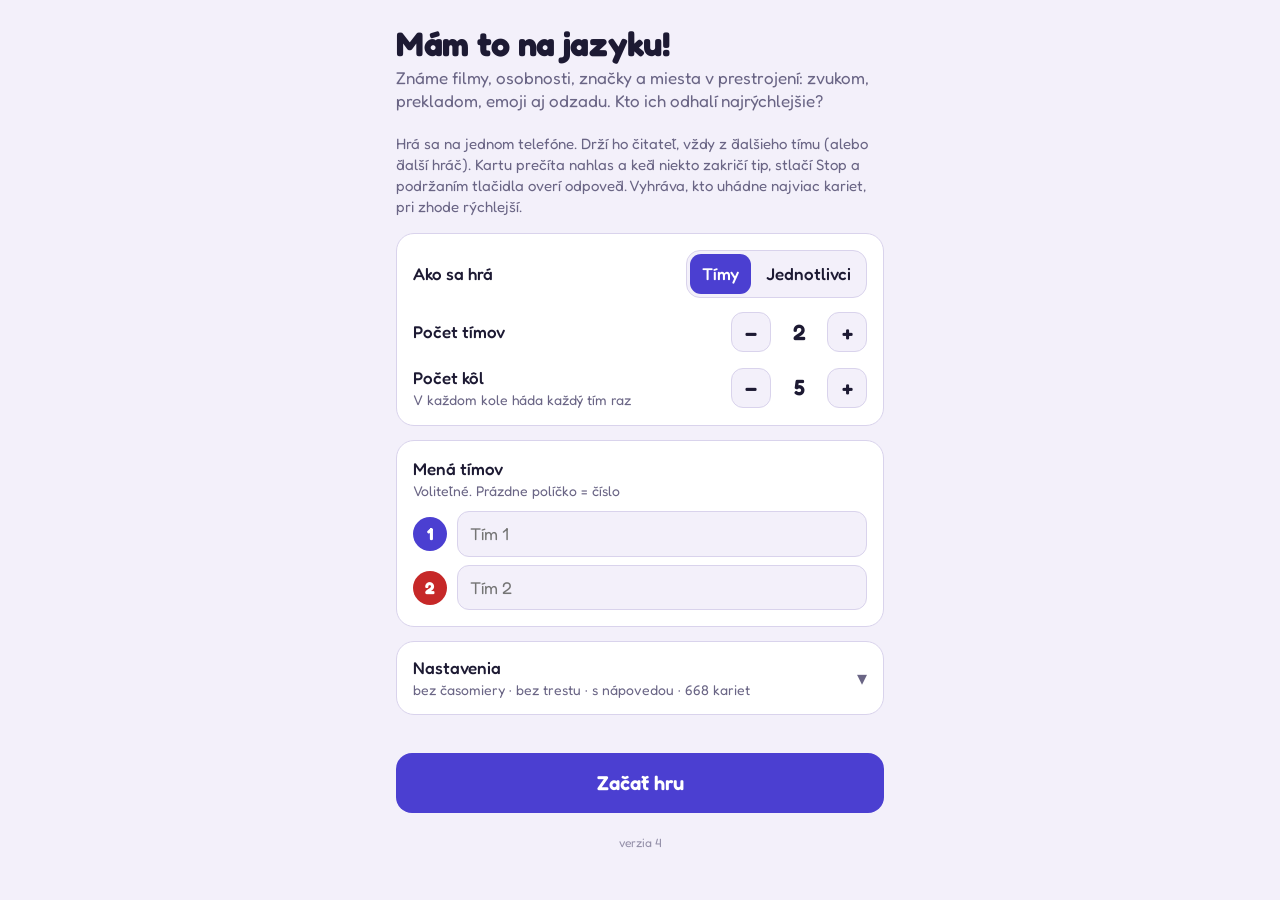
<file: index.html>
<!DOCTYPE html>
<html lang="sk">
<head>
<meta charset="utf-8">
<meta name="viewport" content="width=device-width, initial-scale=1, viewport-fit=cover">
<title>Mám to na jazyku!</title>
<meta name="description" content="Párty hra: uhádni známy pojem v prestrojení – zvukom, prekladom, emoji aj odzadu.">
<link rel="manifest" href="manifest.webmanifest">
<meta name="theme-color" content="#f3f0fa" media="(prefers-color-scheme: light)">
<meta name="theme-color" content="#12101f" media="(prefers-color-scheme: dark)">
<link rel="icon" href="icons/favicon-32.png" sizes="32x32" type="image/png">
<link rel="apple-touch-icon" href="icons/apple-touch-icon.png">
<meta name="apple-mobile-web-app-capable" content="yes">
<meta name="mobile-web-app-capable" content="yes">
<meta name="apple-mobile-web-app-status-bar-style" content="default">
<meta name="apple-mobile-web-app-title" content="Na jazyku">
<link href="https://fonts.googleapis.com/css2?family=Fredoka:wght@400;500;600;700&display=swap" rel="stylesheet">
<link rel="stylesheet" href="css/styles.css?v=4">
</head>
<body>
<div class="wrap">

<!-- NASTAVENIA -->
<section id="setup">
  <h1>Mám to na jazyku!</h1>
  <p class="lead">Známe filmy, osobnosti, značky a miesta v prestrojení: zvukom, prekladom, emoji aj odzadu. Kto ich odhalí najrýchlejšie?</p>
  <p class="rules">Hrá sa na jednom telefóne. Drží ho čitateľ, vždy z ďalšieho tímu (alebo ďalší hráč). Kartu prečíta nahlas a keď niekto zakričí tip, stlačí Stop a podržaním tlačidla overí odpoveď. Vyhráva, kto uhádne najviac kariet, pri zhode rýchlejší.</p>
  <p class="tip hidden" id="installTip"><span>Tip: v Safari ťukni na Zdieľať → Pridať na plochu. Hra sa otvorí ako aplikácia a pôjde aj offline.</span><button type="button" id="tipClose" aria-label="Zavrieť tip">×</button></p>

  <div class="panel">
    <div class="row">
      <div class="lbl">Ako sa hrá</div>
      <div class="seg" id="modeSeg">
        <button data-mode="teams" class="on">Tímy</button>
        <button data-mode="solo">Jednotlivci</button>
      </div>
    </div>
    <div class="row">
      <div class="lbl" id="countLbl">Počet tímov</div>
      <div class="step" data-key="n" data-min="2" data-max="12" data-inc="1">
        <button type="button" data-d="-1" aria-label="Menej">−</button><output>2</output><button type="button" data-d="1" aria-label="Viac">+</button>
      </div>
    </div>
    <div class="row">
      <div class="lbl">Počet kôl<small id="roundsHelp">V každom kole háda každý tím raz</small></div>
      <div class="step" data-key="rounds" data-min="0" data-max="30" data-inc="1">
        <button type="button" data-d="-1" aria-label="Menej">−</button><output>5</output><button type="button" data-d="1" aria-label="Viac">+</button>
      </div>
    </div>
  </div>

  <div class="panel">
    <div class="lbl" id="namesLbl">Mená tímov<small>Voliteľné. Prázdne políčko = číslo</small></div>
    <div class="names" id="names"></div>
  </div>

  <details class="more" id="more">
  <summary><span class="lbl">Nastavenia<small id="moreSum"></small></span></summary>


  <div class="panel">
    <div class="row">
      <div class="lbl">Nápoveda<small>Karta „čo to znamená“ pred frázou</small></div>
      <div class="seg" id="hintsSeg">
        <button data-v="1">Zapnutá</button>
        <button data-v="0">Vypnutá</button>
      </div>
    </div>
    <div class="row" id="hintTimerRow">
      <div class="lbl">Odpočet nápovedy<small>Inak frázu ukážeš ťuknutím</small></div>
      <div class="seg" id="hintSeg">
        <button data-v="1">Zapnutý</button>
        <button data-v="0">Vypnutý</button>
      </div>
    </div>
    <div class="row" id="t1row">
      <div class="lbl">Trvanie nápovedy<small>v sekundách</small></div>
      <div class="step" data-key="t1" data-min="3" data-max="60" data-inc="1">
        <button type="button" data-d="-1" aria-label="Menej">−</button><output>8</output><button type="button" data-d="1" aria-label="Viac">+</button>
      </div>
    </div>
  </div>

  <div class="panel">
    <div class="row">
      <div class="lbl">Časomíra pri fráze<small>Čas sa meria aj bez nej</small></div>
      <div class="seg" id="timerSeg">
        <button data-v="1">Zapnutá</button>
        <button data-v="0">Vypnutá</button>
      </div>
    </div>
    <div class="row" id="t2row">
      <div class="lbl">Dĺžka odpočtu<small>v sekundách</small></div>
      <div class="step" data-key="t2" data-min="3" data-max="90" data-inc="1">
        <button type="button" data-d="-1" aria-label="Menej">−</button><output>15</output><button type="button" data-d="1" aria-label="Viac">+</button>
      </div>
    </div>
  </div>

  <div class="panel">
    <div class="row">
      <div class="lbl">Odpoveď vopred<small>Čitateľ si ju pozrie pred štartom</small></div>
      <div class="seg" id="prevSeg">
        <button data-v="1">Áno</button>
        <button data-v="0">Nie</button>
      </div>
    </div>
    <div class="row">
      <div class="lbl">Trest za zlý tip<small>sekundy pripočítané k času</small></div>
      <div class="step" data-key="pen" data-min="0" data-max="30" data-inc="1">
        <button type="button" data-d="-1" aria-label="Menej">−</button><output>0</output><button type="button" data-d="1" aria-label="Viac">+</button>
      </div>
    </div>
  </div>

  <div class="panel">
    <div class="lbl">Typ kariet<small>Vyber, aké hádanky sa budú miešať</small></div>
    <div class="chips" id="typeChips"></div>
    <div class="lbl" style="margin-top:16px">Kategórie</div>
    <div class="chips" id="catChips"></div>
    <button class="btn ghost small" id="cardsBtn" style="margin-top:14px">Prehľad kariet</button>
  </div>
  </details>

  <div class="bottombar">
    <p class="msg" id="startMsg"></p>
    <div class="stack">
      <button class="btn primary" id="startBtn">Začať hru</button>
      <button class="btn ghost hidden" id="resumeBtn">Pokračovať v rozohranej hre</button>
    </div>
  </div>
  <p class="ver">verzia <span id="appVersion">4</span></p>
</section>

<!-- PREHĽAD KARIET -->
<section id="cards" class="hidden">
  <div class="topbar">
    <h1 style="font-size:30px;margin:0">Karty</h1>
    <button id="cardsBack">Hotovo</button>
  </div>
  <p class="lead" id="cardsLead" style="margin-bottom:12px"></p>
  <div class="pair" style="margin-bottom:6px">
    <button class="btn ghost small" id="allOn">Zapnúť všetky</button>
    <button class="btn ghost small" id="addCard">+ Pridať vlastnú kartu</button>
  </div>
  <button class="btn ghost small hidden" id="restoreBtn" style="margin-bottom:6px">Obnoviť odstránené karty</button>
  <div id="cardList"></div>
</section>

<!-- HRA -->
<section id="game" class="hidden">
  <div class="topbar">
    <div class="count" id="roundCount">Kolo 1</div>
    <div class="btns">
      <button id="scoreBtn">Skóre</button>
    </div>
  </div>

  <div class="turn" id="turn">
    <div class="side"><div class="dot" id="turnDot">1</div><div class="lab"><small>Háda</small><span id="turnLab">Tím 1</span></div></div>
    <div class="side r"><div class="lab"><small>Číta</small><span id="readLab">Tím 2</span></div><div class="dot" id="readDot">2</div></div>
  </div>

  <div class="stage">
    <div class="card c-back" id="card" role="button" tabindex="0">
      <div class="pills"><div class="cat" id="cat"></div><div class="cat" id="typ"></div><div class="cat" id="lng"></div></div>
      <div class="tag" id="tag" aria-live="polite"></div>
      <div class="mid"><div class="main" id="main" aria-live="polite"></div><div class="sub" id="sub"></div></div>
      <div class="tm" id="tm" aria-hidden="true"><div class="num" id="num"></div><div class="bar"><i id="bar"></i></div></div>
      <div class="peek" id="peek" aria-hidden="true"><small>Správna odpoveď</small><b id="peekText"></b></div>
    </div>
  </div>
  <div id="actions" class="stack bottombar"></div>
  <div class="toast" id="toast"></div>
  <div class="board" id="board"></div>
</section>

<!-- VÝSLEDKY -->
<section id="results" class="hidden">
  <h1 id="resTitle">Skóre</h1>
  <p class="lead" id="resLead"></p>
  <div class="panel">
    <div class="row" style="margin-bottom:6px">
      <div class="lbl">Poradie podľa</div>
      <div class="seg" id="rankSeg">
        <button data-r="count" class="on">Počet</button>
        <button data-r="best">Najlepší čas</button>
      </div>
    </div>
    <div id="rankList"></div>
  </div>
  <div class="panel">
    <h2>Všetky pokusy</h2>
    <div class="log" id="log"></div>
  </div>
  <div class="stack">
    <button class="btn primary" id="backBtn">Späť do hry</button>
    <button class="btn ghost" id="newBtn">Nová hra</button>
  </div>
</section>

</div>

<script src="js/config.js?v=4"></script>
<script src="js/cards/phonetic.js?v=4"></script>
<script src="js/cards/translations.js?v=4"></script>
<script src="js/cards/slang.js?v=4"></script>
<script src="js/cards/descriptions.js?v=4"></script>
<script src="js/cards/emoji.js?v=4"></script>
<script src="js/cards/reversed.js?v=4"></script>
<script src="js/cards/rebus.js?v=4"></script>
<script src="js/app.js?v=4"></script>
<script>
if("serviceWorker" in navigator){
  window.addEventListener("load", function(){ navigator.serviceWorker.register("sw.js").catch(function(){}); });
  // keď sa nainštaluje nová verzia, načítaj stránku znova (nie počas rozohraného kola)
  var hadController = !!navigator.serviceWorker.controller, reloaded = false;
  navigator.serviceWorker.addEventListener("controllerchange", function(){
    if(!hadController || reloaded) return;
    var g = document.getElementById("game");
    if(g && !g.classList.contains("hidden")) return;
    reloaded = true; location.reload();
  });
}
</script>
</body>
</html>
</file>
<file: css/styles.css>
:root{
  --bg:#f3f0fa; --fg:#1d1a33; --muted:#6a6585; --surface:#ffffff; --border:#d9d3ec;
  --accent:#4b3fd1; --accent-fg:#ffffff; --ok:#178a4a; --bad:#d92d3a;
  --back:#1d1a3d; --hint:#3a4fd6; --phon:#ffd23f; --phon-fg:#2a2200;
  box-sizing:border-box;
  padding-top:env(safe-area-inset-top,0px);
  padding-bottom:env(safe-area-inset-bottom,0px);
  color-scheme:light;
}
@media (prefers-color-scheme: dark){
  :root:not([data-theme="light"]){
    --bg:#12101f; --fg:#efecfb; --muted:#9d97bd; --surface:#1d1a31; --border:#332f52;
    --accent:#8b80ff; --accent-fg:#12101f; --back:#2a2650;
    color-scheme:dark;
  }
}
:root[data-theme="dark"]{
  --bg:#12101f; --fg:#efecfb; --muted:#9d97bd; --surface:#1d1a31; --border:#332f52;
  --accent:#8b80ff; --accent-fg:#12101f; --back:#2a2650;
  color-scheme:dark;
}
html{scroll-padding-top:env(safe-area-inset-top,0px)}
*{box-sizing:border-box;-webkit-tap-highlight-color:transparent}
body{
  margin:0;background:var(--bg);color:var(--fg);
  font-family:"Fredoka","Nunito","Segoe UI",system-ui,-apple-system,sans-serif;
  font-size:17px;line-height:1.4;
}
.wrap{max-width:520px;margin:0 auto;padding-block:18px 24px;padding-left:max(16px, env(safe-area-inset-left,0px));padding-right:max(16px, env(safe-area-inset-right,0px))}
h1{font-size:34px;line-height:1.05;margin:8px 0 4px;font-weight:700;letter-spacing:-.01em}
h2{font-size:22px;margin:0 0 10px;font-weight:600}
p.lead{color:var(--muted);margin:0 0 20px}
.panel{background:var(--surface);border:1px solid var(--border);border-radius:18px;padding:16px;margin-bottom:14px}
.row{display:flex;align-items:center;justify-content:space-between;gap:12px}
.row + .row{margin-top:14px}
.lbl{font-weight:500}
.lbl small{display:block;color:var(--muted);font-weight:400;font-size:14px}
button{font:inherit;color:inherit;cursor:pointer;border:0;background:none}
button:focus-visible,input:focus-visible,select:focus-visible{outline:3px solid var(--accent);outline-offset:2px}
.seg{display:flex;background:var(--bg);border:1px solid var(--border);border-radius:14px;padding:3px;gap:3px;flex:0 0 auto}
.seg button{padding:8px 12px;border-radius:11px;font-weight:500}
.seg button.on{background:var(--accent);color:var(--accent-fg)}
.step{display:flex;align-items:center;gap:6px}
.step button{width:40px;height:40px;border-radius:12px;background:var(--bg);border:1px solid var(--border);font-size:22px;font-weight:600}
.step output{min-width:44px;text-align:center;font-size:22px;font-weight:600}
.chips{display:flex;flex-wrap:wrap;gap:8px;margin-top:10px}
.chip{padding:8px 12px;border-radius:999px;border:1.5px solid var(--border);font-size:15px;background:var(--bg)}
.chip.on{border-color:var(--accent);background:var(--accent);color:var(--accent-fg)}
.btn{display:block;width:100%;padding:16px;border-radius:16px;font-size:20px;font-weight:600;text-align:center}
.btn.primary{background:var(--accent);color:var(--accent-fg)}
.btn.ok{background:var(--ok);color:#fff}
.btn.ghost{background:var(--surface);border:1.5px solid var(--border)}
.btn.small{padding:11px;font-size:16px}
.btn[disabled]{opacity:.4;cursor:not-allowed}
.btn.hold{user-select:none;-webkit-user-select:none;-webkit-touch-callout:none;touch-action:none}
.btn.hold.down{background:var(--fg);color:var(--bg);border-color:var(--fg)}
.stack{display:grid;gap:10px}
.pair{display:grid;grid-template-columns:1fr 1fr;gap:10px}
.rules{color:var(--muted);font-size:15px;margin:0 0 16px}
.msg{color:var(--bad);text-align:center;font-size:15px;margin:0 0 8px}
.msg:empty{display:none}

/* Panel prilepený k spodku obrazovky (hlavné tlačidlá vždy na dosah palca) */
.bottombar{position:sticky;bottom:0;z-index:5;background:var(--bg);padding-top:10px;padding-bottom:calc(12px + env(safe-area-inset-bottom,0px));margin-top:6px}
#setup .bottombar{margin-top:14px}

/* Rozbaľovacie nastavenia */
.more{margin-bottom:4px}
.more > summary{list-style:none;cursor:pointer;background:var(--surface);border:1px solid var(--border);border-radius:18px;padding:14px 16px;margin-bottom:14px;display:flex;align-items:center;justify-content:space-between;gap:12px}
.more > summary::-webkit-details-marker{display:none}
.more > summary::after{content:"▾";font-size:20px;color:var(--muted);transition:transform .15s}
.more[open] > summary::after{transform:rotate(180deg)}

.tip{display:flex;align-items:flex-start;gap:10px;background:var(--surface);border:1px solid var(--border);border-radius:14px;padding:10px 12px;font-size:15px;margin:0 0 16px}
.tip span{flex:1}
.tip button{font-size:22px;line-height:1;min-width:44px;min-height:44px;margin:-10px -12px -10px 0;color:var(--muted)}

.dot{display:grid;place-items:center;border-radius:50%;color:#fff;font-weight:700;flex:0 0 auto}

/* Hra */
.topbar{display:flex;align-items:center;justify-content:space-between;margin-bottom:12px}
.topbar .count{color:var(--muted);font-weight:500}
.topbar .btns{display:flex;gap:8px}
.topbar .btns button,.topbar > button{padding:8px 14px;border-radius:12px;background:var(--surface);border:1px solid var(--border);font-weight:500;font-size:15px}

.turn{display:flex;align-items:center;justify-content:space-between;gap:12px;background:var(--surface);border:1px solid var(--border);border-radius:20px;padding:10px 16px 10px 10px;margin-bottom:12px}
.turn{padding:10px}
.turn .side{display:flex;align-items:center;gap:10px}
.turn .side .dot{width:48px;height:48px;font-size:24px}
.turn .side .lab{font-size:20px;font-weight:700;line-height:1.1}
.turn .side .lab small{display:block;font-size:13px;font-weight:500;color:var(--muted);text-transform:uppercase;letter-spacing:.04em}
.turn .side.r{text-align:right}
.turn .side{flex:1 1 0;min-width:0}
.turn .side.r{justify-content:flex-end}
.turn .side .lab{min-width:0}
.turn .side .lab span{display:block;overflow:hidden;text-overflow:ellipsis;white-space:nowrap}
.names{display:grid;gap:8px;margin-top:10px}
.names label{display:flex;align-items:center;gap:10px}
.names input{flex:1;min-width:0;font:inherit;padding:10px 12px;border-radius:12px;border:1.5px solid var(--border);background:var(--bg);color:var(--fg)}
.names .dot{width:34px;height:34px;font-size:17px}

.stage{perspective:1200px;margin-bottom:4px}
.card{
  position:relative;min-height:min(340px,48vh);border-radius:26px;padding:22px 20px 20px;
  display:flex;flex-direction:column;justify-content:space-between;align-items:center;text-align:center;
  color:#fff;transition:transform .18s ease-in;transform:rotateY(0deg);
  box-shadow:0 14px 34px rgba(30,20,90,.28);user-select:none;-webkit-user-select:none;
}
.card.flipping{transform:rotateY(90deg)}
.card.c-back{background:radial-gradient(circle at 30% 20%,#3a3470 0,var(--back) 62%);cursor:pointer}
.card.c-prep,.card.c-judge{background:var(--back)}
.card.c-hint{background:var(--hint);cursor:pointer}
.card.c-phon{background:var(--phon);color:var(--phon-fg)}
.card.c-red{background:var(--bad)}
.card.c-green{background:var(--ok)}
.card.c-judge,.card.c-red,.card.c-green{min-height:min(240px,34vh)}
/* nové tlačidlá sa jemne objavia (a ~0,4 s nereagujú, pozri js) */
#actions > *{animation:actIn .35s ease-out}
@keyframes actIn{from{opacity:.2}to{opacity:1}}
.card .tag{font-size:16px;font-weight:500;opacity:.9;min-height:24px}
.card .pills{display:flex;flex-wrap:wrap;gap:6px;justify-content:center;margin-bottom:10px}
.card .cat{font-size:15px;font-weight:600;padding:5px 14px;border-radius:99px;background:rgba(255,255,255,.2)}
.card.c-phon .cat{background:rgba(0,0,0,.12)}
.card .cat:empty{display:none}
.card .mid{flex:1;display:flex;flex-direction:column;justify-content:center;gap:10px;width:100%}
.card .main{font-size:clamp(34px,10.5vw,52px);font-weight:700;line-height:1.08;overflow-wrap:anywhere}
.card .main.long{font-size:clamp(24px,7vw,32px);font-weight:600;line-height:1.2}
.card .main.q{font-size:110px;opacity:.5}
.card .sub{font-size:18px;opacity:.9;white-space:pre-line}
.card .tm{width:100%;min-height:58px}
.card .tm .num{font-size:30px;font-weight:700;line-height:1}
.card .tm .bar{height:8px;border-radius:99px;background:rgba(255,255,255,.28);margin-top:8px;overflow:hidden}
.card.c-phon .tm .bar{background:rgba(0,0,0,.15)}
.card .tm .bar i{display:block;height:100%;width:100%;background:currentColor;border-radius:99px}

.peek{position:absolute;inset:0;border-radius:inherit;background:#0e0c1f;color:#fff;display:none;flex-direction:column;align-items:center;justify-content:center;gap:8px;padding:20px;pointer-events:none;z-index:2}
.peek.on{display:flex}
.peek small{opacity:.7;font-size:16px}
.peek b{font-size:clamp(34px,10vw,50px);line-height:1.1;overflow-wrap:anywhere}

.board{display:flex;gap:8px;overflow-x:auto;padding:4px 2px 10px;margin-top:10px}
.pc{flex:0 0 auto;min-width:82px;background:var(--surface);border:2px solid var(--border);border-radius:14px;padding:8px 10px;text-align:center}
.pc.now{border-color:var(--accent)}
.pc .dot{width:30px;height:30px;font-size:16px;margin:0 auto 4px}
.pc .nm{display:block;max-width:110px;overflow:hidden;text-overflow:ellipsis;white-space:nowrap;font-size:14px}
.pc span{display:block;font-size:13px;color:var(--muted)}
.hintline{text-align:center;color:var(--muted);margin:0 0 4px;font-size:15px}
.toast{text-align:center;color:var(--muted);font-size:14px;min-height:20px}

/* Výsledky */
.rank{display:flex;align-items:center;gap:12px;padding:12px 0;border-top:1px solid var(--border)}
.rank:first-child{border-top:0}
.rank .pos{width:34px;font-size:24px;text-align:center}
.rank .dot{width:46px;height:46px;font-size:22px}
.rank .info{flex:1}
.rank .info b{font-size:20px}
.rank .info span{display:block;color:var(--muted);font-size:14px}
.rank .big{font-size:22px;font-weight:700}
.log{font-size:15px}
.log div{display:flex;justify-content:space-between;padding:7px 0;border-top:1px solid var(--border);gap:10px}
.log div:first-child{border-top:0}
.log em{font-style:normal;color:var(--muted)}
.empty{color:var(--muted);text-align:center;padding:10px 0}

/* Prehľad kariet */
.cat-h{font-size:19px;font-weight:600;margin:18px 0 8px}
.crow{display:flex;align-items:flex-start;gap:12px;background:var(--surface);border:1px solid var(--border);border-radius:14px;padding:10px 12px;margin-bottom:8px}
.crow.off{opacity:.5}
.crow input[type=checkbox]{width:22px;height:22px;margin-top:4px;accent-color:var(--accent);flex:0 0 auto}
.crow .txt{flex:1;min-width:0}
.crow .txt b{display:block;font-size:18px}
.crow .txt .ans{color:var(--accent);font-weight:600;cursor:pointer;border-radius:6px}
.crow .txt .ans.spoiler .a{filter:blur(6px);user-select:none;-webkit-user-select:none}
.crow .txt small{display:block;color:var(--muted);font-size:14px;line-height:1.3}
.crow .ed{min-height:44px;padding:8px 14px;border-radius:12px;border:1px solid var(--border);font-size:15px;flex:0 0 auto}
.crow input[type=checkbox]{min-width:22px}
.eform .tyc input[type=checkbox]{width:22px;height:22px;padding:0;flex:0 0 auto;accent-color:var(--accent)}
.eform .tyc{min-height:40px}
.eform{flex:1;display:grid;gap:8px}
.eform label{font-size:13px;color:var(--muted);display:grid;gap:3px}
.eform input,.eform select{font:inherit;padding:9px 10px;border-radius:10px;border:1.5px solid var(--border);background:var(--bg);color:var(--fg);width:100%}
.eform .pair button{padding:10px;border-radius:12px;font-weight:600}
.eform .save{background:var(--accent);color:var(--accent-fg)}
.eform .cancel{background:var(--bg);border:1.5px solid var(--border)}

.ver{text-align:center;color:var(--muted);font-size:12px;margin:10px 0 0;opacity:.7}
.hidden{display:none!important}
@media (prefers-reduced-motion: reduce){.card{transition:none} #actions > *{animation:none}}
</file>
